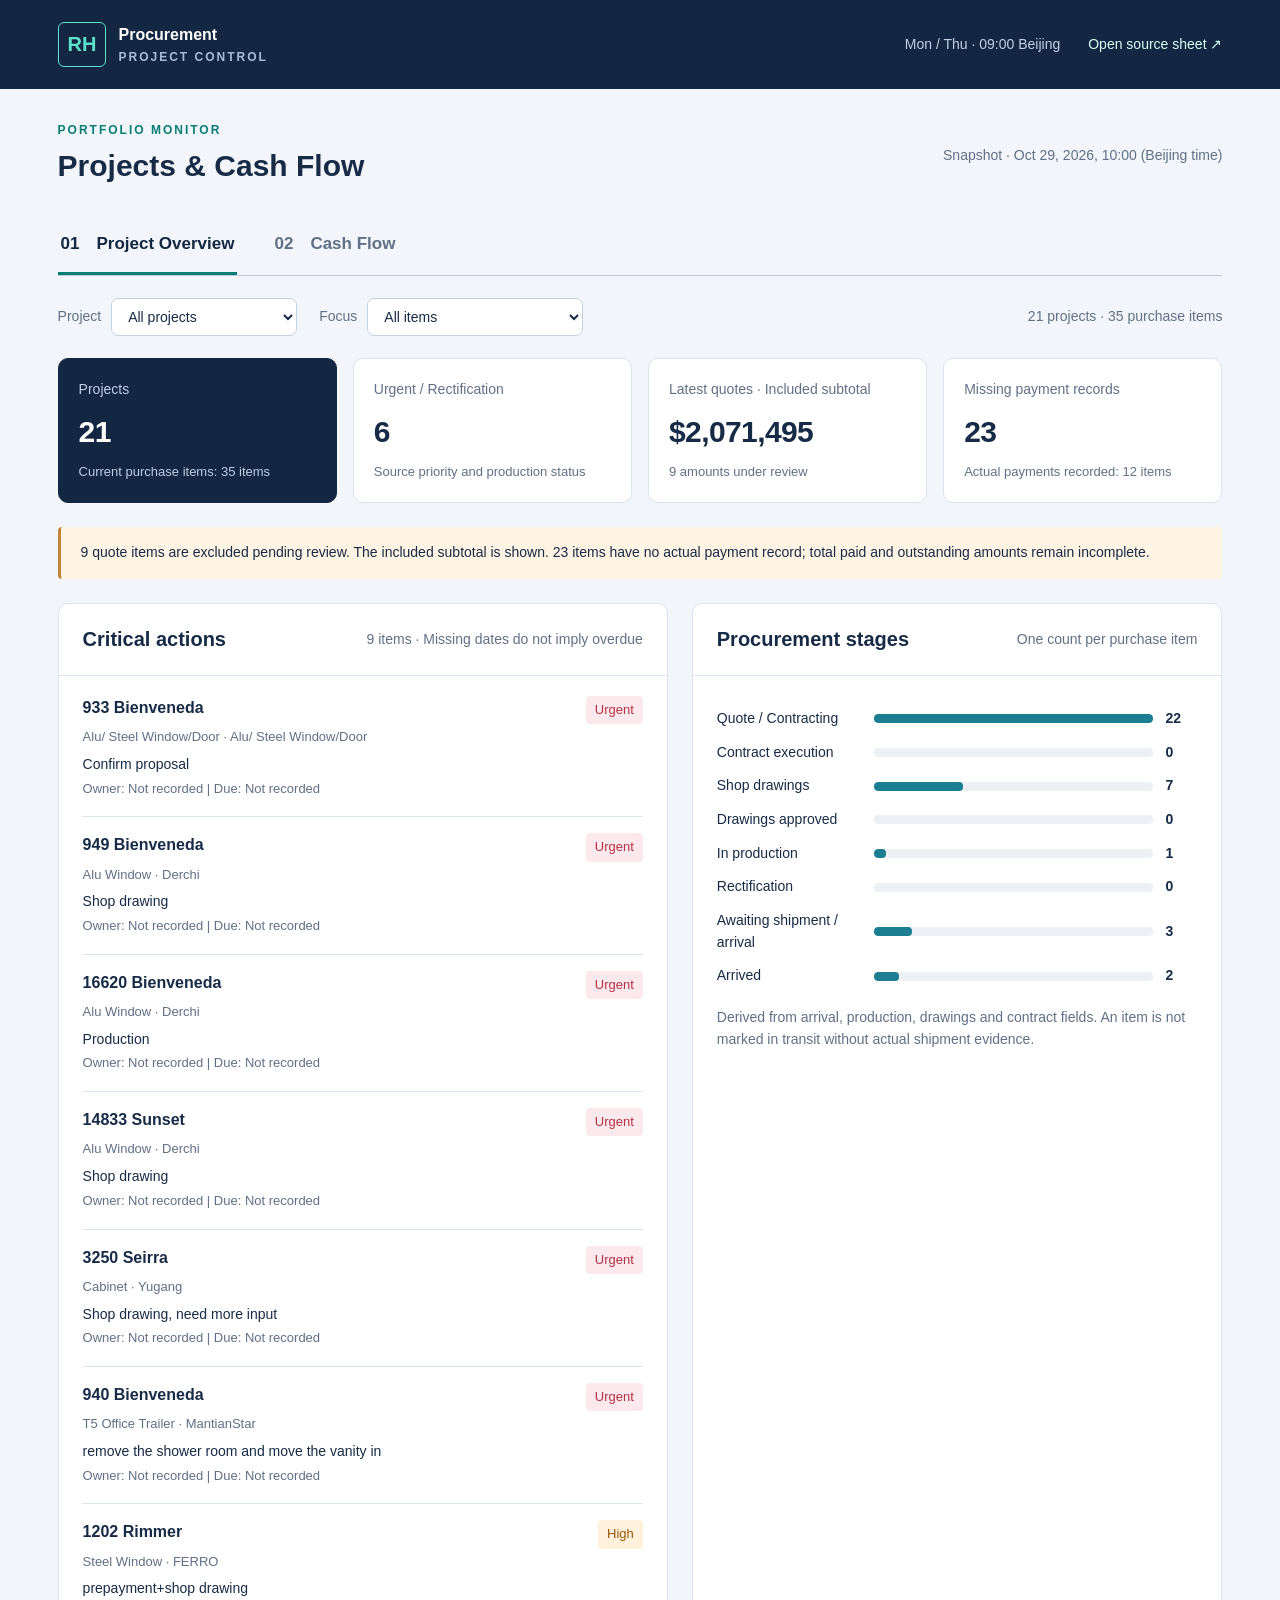
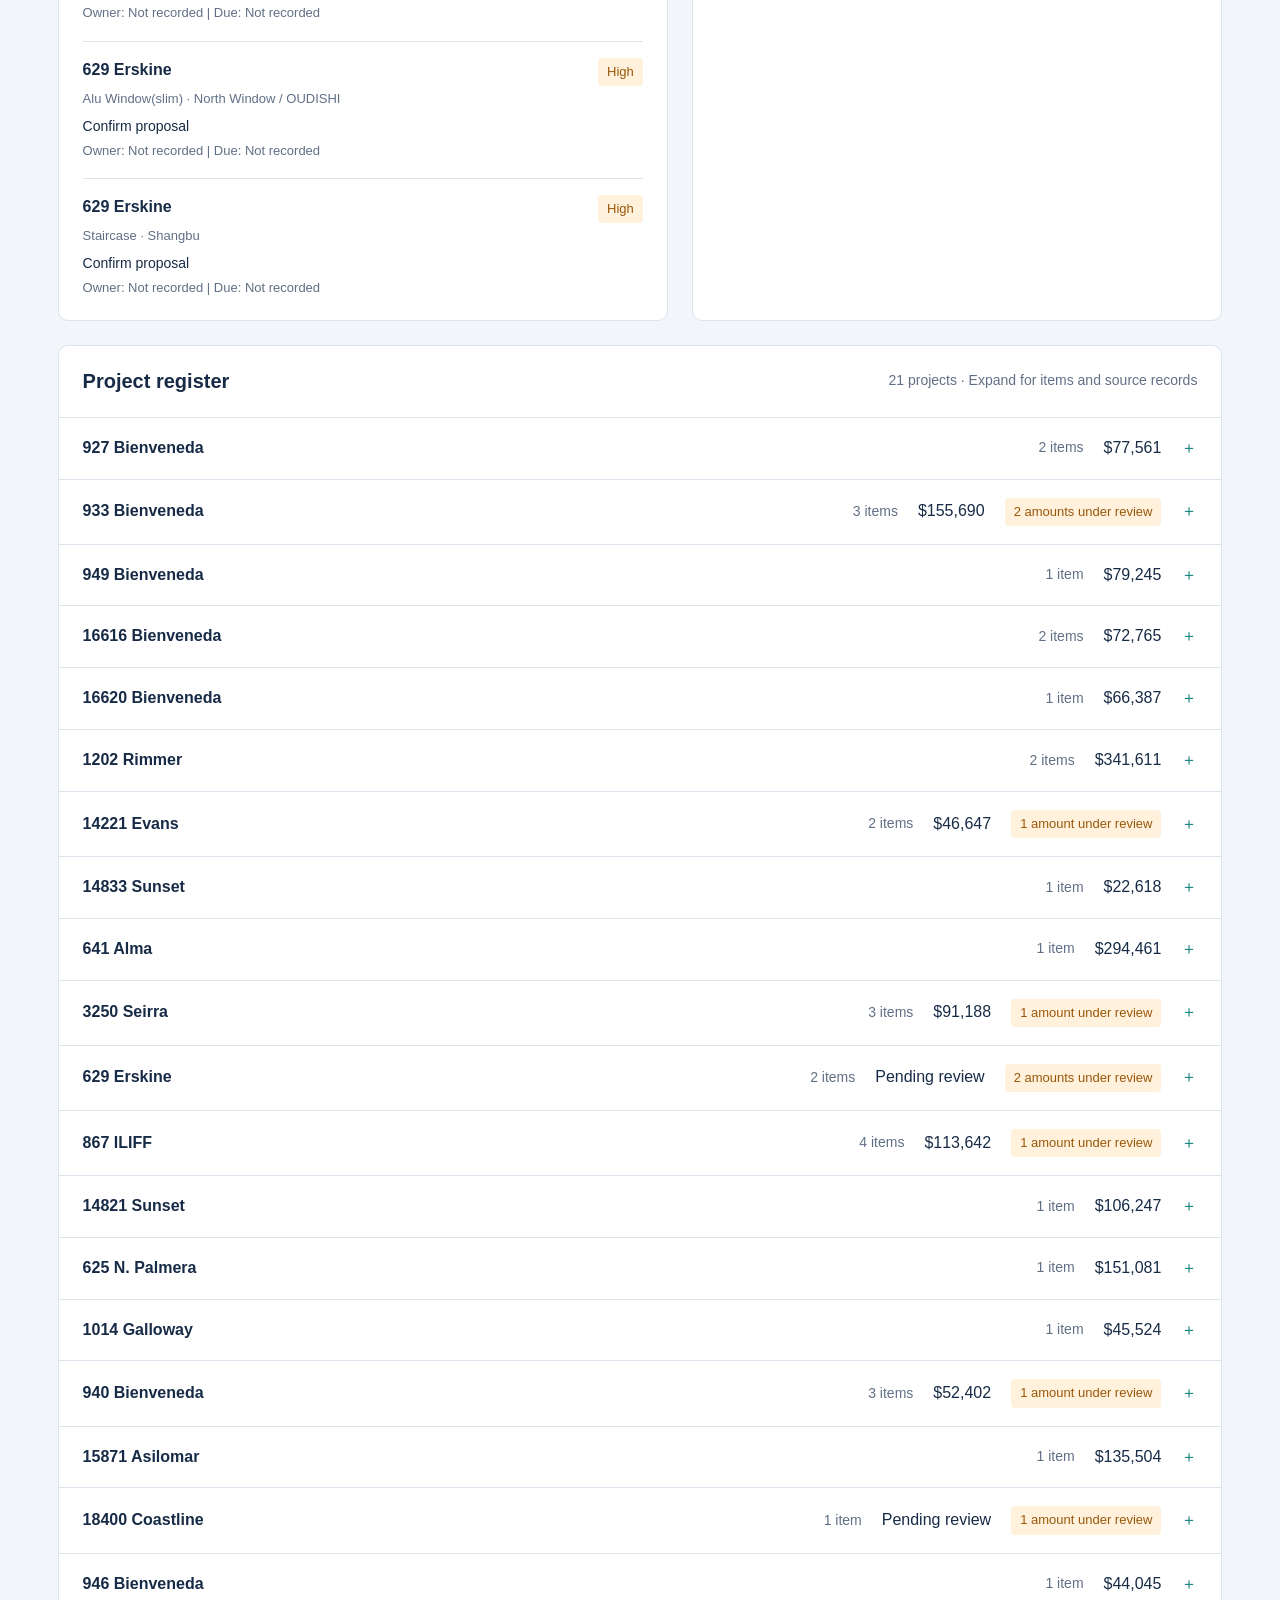
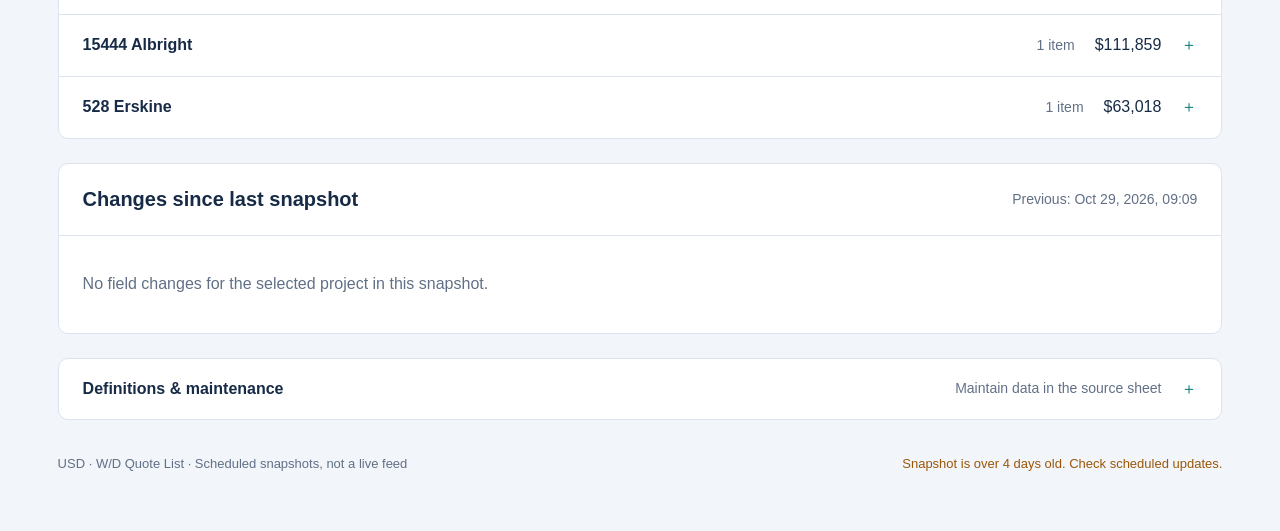
<file: rh-procurement/index.html>
<!doctype html>
<html lang="en"><head><meta charset="utf-8"><meta name="viewport" content="width=device-width,initial-scale=1"><meta name="color-scheme" content="light"><title>RH · Projects & Cash Flow</title><meta name="description" content="Portfolio procurement progress, critical milestones and cash flow."><link rel="icon" type="image/svg+xml" href="data:image/svg+xml,%3Csvg xmlns='http://www.w3.org/2000/svg' viewBox='0 0 32 32'%3E%3Crect width='32' height='32' rx='7' fill='%23132642'/%3E%3Cpath d='M7 24V15h4v9m3 0V8h4v16m3 0V11h4v13' stroke='%235de1cf' stroke-width='3'/%3E%3C/svg%3E"><link rel="stylesheet" href="style.css"></head>
<body><header class="top"><a class="brand" href="./"><span class="mark">RH</span><span>Procurement<span class="brand-sub">PROJECT CONTROL</span></span></a><div class="top-right"><span class="schedule">Mon / Thu · 09:00 Beijing</span><a id="source" target="_blank" rel="noopener">Open source sheet ↗</a></div></header>
<main><div class="heading"><div><div class="eyebrow">PORTFOLIO MONITOR</div><h1>Projects & Cash Flow</h1></div><div class="stamp" id="stamp">Reading snapshot…</div></div>
<nav class="tabs" aria-label="Select dashboard"><button id="progress-tab" class="active" aria-pressed="true">01　Project Overview</button><button id="cash-tab" aria-pressed="false">02　Cash Flow</button></nav>
<div class="filters"><label>Project <select id="project"><option value="">All projects</option></select></label><label>Focus <select id="scope"><option value="all">All items</option><option value="urgent">Urgent / Rectification</option><option value="missing">Missing payment data</option><option value="review">Amount pending review</option></select></label><span id="scope-count"></span></div>
<div id="app" aria-live="polite"><div class="empty">Loading project data…</div></div>
<footer>USD · W/D Quote List · Scheduled snapshots, not a live feed<span id="freshness"></span></footer></main><script type="module" src="app.mjs"></script></body></html>
</file>
<file: rh-procurement/style.css>
:root{--navy:#132642;--ink:#172b46;--muted:#617086;--line:#dce3ed;--bg:#f2f5f9;--teal:#087d76;--red:#b73045;--amber:#9a570a;--blue:#225bb5}
*{box-sizing:border-box}body{margin:0;background:var(--bg);font:16px/1.55 -apple-system,BlinkMacSystemFont,"Segoe UI","PingFang SC","Microsoft YaHei",sans-serif;color:var(--ink)}button,select,input{font:inherit}button,a,select{touch-action:manipulation}button{cursor:pointer}a{color:var(--blue);text-decoration:none}a:hover{text-decoration:underline}button:focus-visible,a:focus-visible,select:focus-visible,summary:focus-visible{outline:3px solid #18b1aa;outline-offset:3px}.top{background:var(--navy);color:#fff;display:flex;align-items:center;justify-content:space-between;padding:22px 4.5%;gap:20px}.brand{display:flex;align-items:center;gap:12px;color:#fff;font-weight:650}.brand-sub{display:block;font-size:12px;letter-spacing:2px;color:#a9bdd8}.mark{border:1px solid #5de1cf;color:#5de1cf;padding:6px 9px;border-radius:6px;font-size:20px}.top-right{display:flex;align-items:center;gap:28px;font-size:14px}.top-right a{color:#d7fff8}.schedule{color:#c2d1e5}main{max-width:1600px;margin:auto;padding:32px 4.5%}.heading{display:flex;align-items:center;justify-content:space-between;gap:20px;margin-bottom:25px}.eyebrow{font-size:12px;letter-spacing:2px;color:var(--teal);font-weight:750}h1{font-size:30px;line-height:1.3;margin:6px 0}h2{font-size:20px;margin:0}h3{font-size:16px;margin:0 0 10px}.stamp{font-size:14px;color:var(--muted);text-align:right}.tabs{display:flex;border-bottom:1px solid #bdcbdc;gap:34px}.tabs button{border:0;background:none;color:var(--muted);padding:15px 3px;font-weight:650;font-size:17px;border-bottom:3px solid transparent}.tabs button.active{color:var(--navy);border-color:var(--teal)}.filters{display:flex;align-items:center;gap:22px;padding:22px 0;flex-wrap:wrap}.filters label{font-size:14px;color:var(--muted);display:flex;align-items:center;gap:10px}select{max-width:100%;padding:9px 35px 9px 12px;background:#fff;border:1px solid #c6d1df;border-radius:7px;color:var(--ink);font-size:14px}.filters>span{margin-left:auto;color:var(--muted);font-size:14px}.metrics{display:grid;grid-template-columns:repeat(4,minmax(0,1fr));gap:16px;margin-bottom:24px}.metric{background:#fff;border:1px solid var(--line);border-radius:10px;padding:20px;min-width:0}.metric.emphasis{background:var(--navy);border-color:var(--navy);color:white}.metric-label{font-size:14px;color:var(--muted)}.emphasis .metric-label,.emphasis .metric-note{color:#bdcfe5}.metric-value{font-size:30px;letter-spacing:-.6px;line-height:1.25;font-weight:650;margin:12px 0;overflow-wrap:anywhere;font-variant-numeric:tabular-nums}.metric-note{font-size:13px;color:var(--muted)}.panel{background:#fff;border:1px solid var(--line);border-radius:10px;margin-bottom:24px;overflow:hidden}.panel-head{display:flex;align-items:center;justify-content:space-between;padding:20px 24px;gap:16px;border-bottom:1px solid var(--line)}.panel-head span{font-size:14px;color:var(--muted)}.table-wrap{overflow-x:auto}table{width:100%;border-collapse:collapse;font-size:14px}th{text-align:left;color:var(--muted);font-weight:550;background:#f7f9fc;padding:13px 18px;white-space:nowrap}td{padding:18px;border-bottom:1px solid #edf0f5;vertical-align:top}tr:last-child td{border-bottom:0}td strong{font-weight:650}td small{display:block;color:var(--muted);font-size:13px;margin-top:4px}.money{white-space:nowrap;font-variant-numeric:tabular-nums}.badge{display:inline-block;padding:4px 9px;border-radius:4px;white-space:nowrap;font-size:13px;background:#edf2f8;color:#4e637d}.badge.red{background:#fbe9ed;color:var(--red)}.badge.amber{background:#fff1db;color:var(--amber)}.badge.teal{background:#e0f4f0;color:var(--teal)}.badge.blue{background:#e8effc;color:var(--blue)}.muted{color:var(--muted)}.alert{padding:15px 20px;border-left:3px solid #c18535;background:#fff4e3;border-radius:4px;margin-bottom:24px;font-size:14px}.empty{padding:36px;text-align:center;color:var(--muted)}footer{color:var(--muted);font-size:13px;padding:10px 0 24px;display:flex;justify-content:space-between;gap:15px}.two-col{display:grid;grid-template-columns:1.15fr 1fr;gap:24px}.two-col .panel{margin-bottom:24px}.panel-body{padding:20px 24px}.bar-row{display:grid;grid-template-columns:145px 1fr 32px;align-items:center;gap:12px;font-size:14px;margin:12px 0}.bar-track{height:9px;border-radius:4px;background:#edf1f6;overflow:hidden}.bar-fill{height:100%;background:#1b7f91;border-radius:4px}.action{padding:16px 0;border-bottom:1px solid var(--line)}.action:first-child{padding-top:0}.action:last-child{border:0;padding-bottom:0}.action p{margin:5px 0 0;font-size:14px}.action-top{display:flex;justify-content:space-between;gap:10px}.action small{font-size:13px;color:var(--muted)}details{border-bottom:1px solid var(--line)}details:last-child{border:0}summary{cursor:pointer;list-style:none;padding:18px 24px;display:flex;justify-content:space-between;align-items:center;gap:20px}summary::-webkit-details-marker{display:none}summary:after{content:'＋';color:var(--teal)}details[open]>summary:after{content:'−'}summary strong{margin-right:auto}summary .summary-meta{font-size:14px;color:var(--muted)}.detail-body{padding:0 24px 24px}.note-list{padding-left:20px;font-size:14px;color:var(--muted)}.mini-grid{display:grid;grid-template-columns:repeat(4,1fr);gap:16px;margin-bottom:14px}.mini-grid div{border-left:2px solid var(--line);padding-left:12px}.mini-grid small{display:block;color:var(--muted);font-size:13px}.detail-item{padding:22px 0;border-top:1px solid var(--line)}.detail-title{display:flex;justify-content:space-between;gap:15px;margin-bottom:16px}.subsection{margin:24px 0 12px;font-size:16px}.num{font-variant-numeric:tabular-nums}.pill{border:1px solid var(--line);border-radius:30px;padding:4px 12px;font-size:13px;color:var(--muted)}.stage-count{font-size:30px;color:var(--teal);font-weight:650}.date-list{display:flex;gap:25px;flex-wrap:wrap;font-size:14px;color:var(--muted)}.date-list strong{color:var(--ink)}.method{font-size:14px;line-height:1.8}.method p{margin:10px 0}.review-row{padding:14px 0;border-bottom:1px solid var(--line);font-size:14px}.review-row:last-child{border:0}.review-row p{margin:5px 0;color:var(--muted)}.legend{display:flex;gap:20px;flex-wrap:wrap;font-size:13px;color:var(--muted);margin-bottom:12px}.legend i{display:inline-block;width:9px;height:9px;margin-right:6px;background:#205db9}.legend i.teal{background:#138a7c}.allocation .bar-fill{background:#205db9}.section-note{font-size:14px;color:var(--muted);margin:0 0 16px}.warn-text{color:var(--amber)}
@media(min-width:1500px){.metric-value{font-size:36px}}
@media(max-width:1000px){.metrics{grid-template-columns:repeat(2,minmax(0,1fr))}.two-col{grid-template-columns:1fr}.top-right .schedule{display:none}.mini-grid{grid-template-columns:repeat(2,1fr)}}
@media(max-width:600px){main{padding:24px 16px}.top{padding:16px}.heading{align-items:flex-start;flex-direction:column;gap:12px}.stamp{text-align:left}h1{font-size:25px}.tabs{gap:14px}.tabs button{font-size:15px}.filters{gap:12px;align-items:flex-start}.filters label{width:100%;justify-content:space-between}.filters select{width:72%}.filters>span{margin-left:0}.metrics{gap:10px}.metric{padding:16px}.metric-value{font-size:26px}.metric-note{font-size:12px}.panel-head,.panel-body{padding:18px}.panel-head{align-items:flex-start;flex-direction:column;gap:5px}.bar-row{grid-template-columns:120px 1fr 25px}summary{padding:18px;flex-wrap:wrap;gap:8px}summary strong{width:75%}.detail-body{padding:0 18px 20px}.detail-title{flex-direction:column}.summary-meta{font-size:13px}footer{flex-direction:column}.date-list{gap:10px}.mini-grid{gap:12px}.top-right{font-size:13px}.brand{font-size:14px}}
.allocation .bar-row{grid-template-columns:140px 1fr 100px}.allocation .num{text-align:right;white-space:nowrap}.allocation .bar-row>span{overflow-wrap:anywhere}@media(max-width:600px){.allocation .bar-row{grid-template-columns:100px 1fr 88px;gap:8px;font-size:13px}}
</file>
